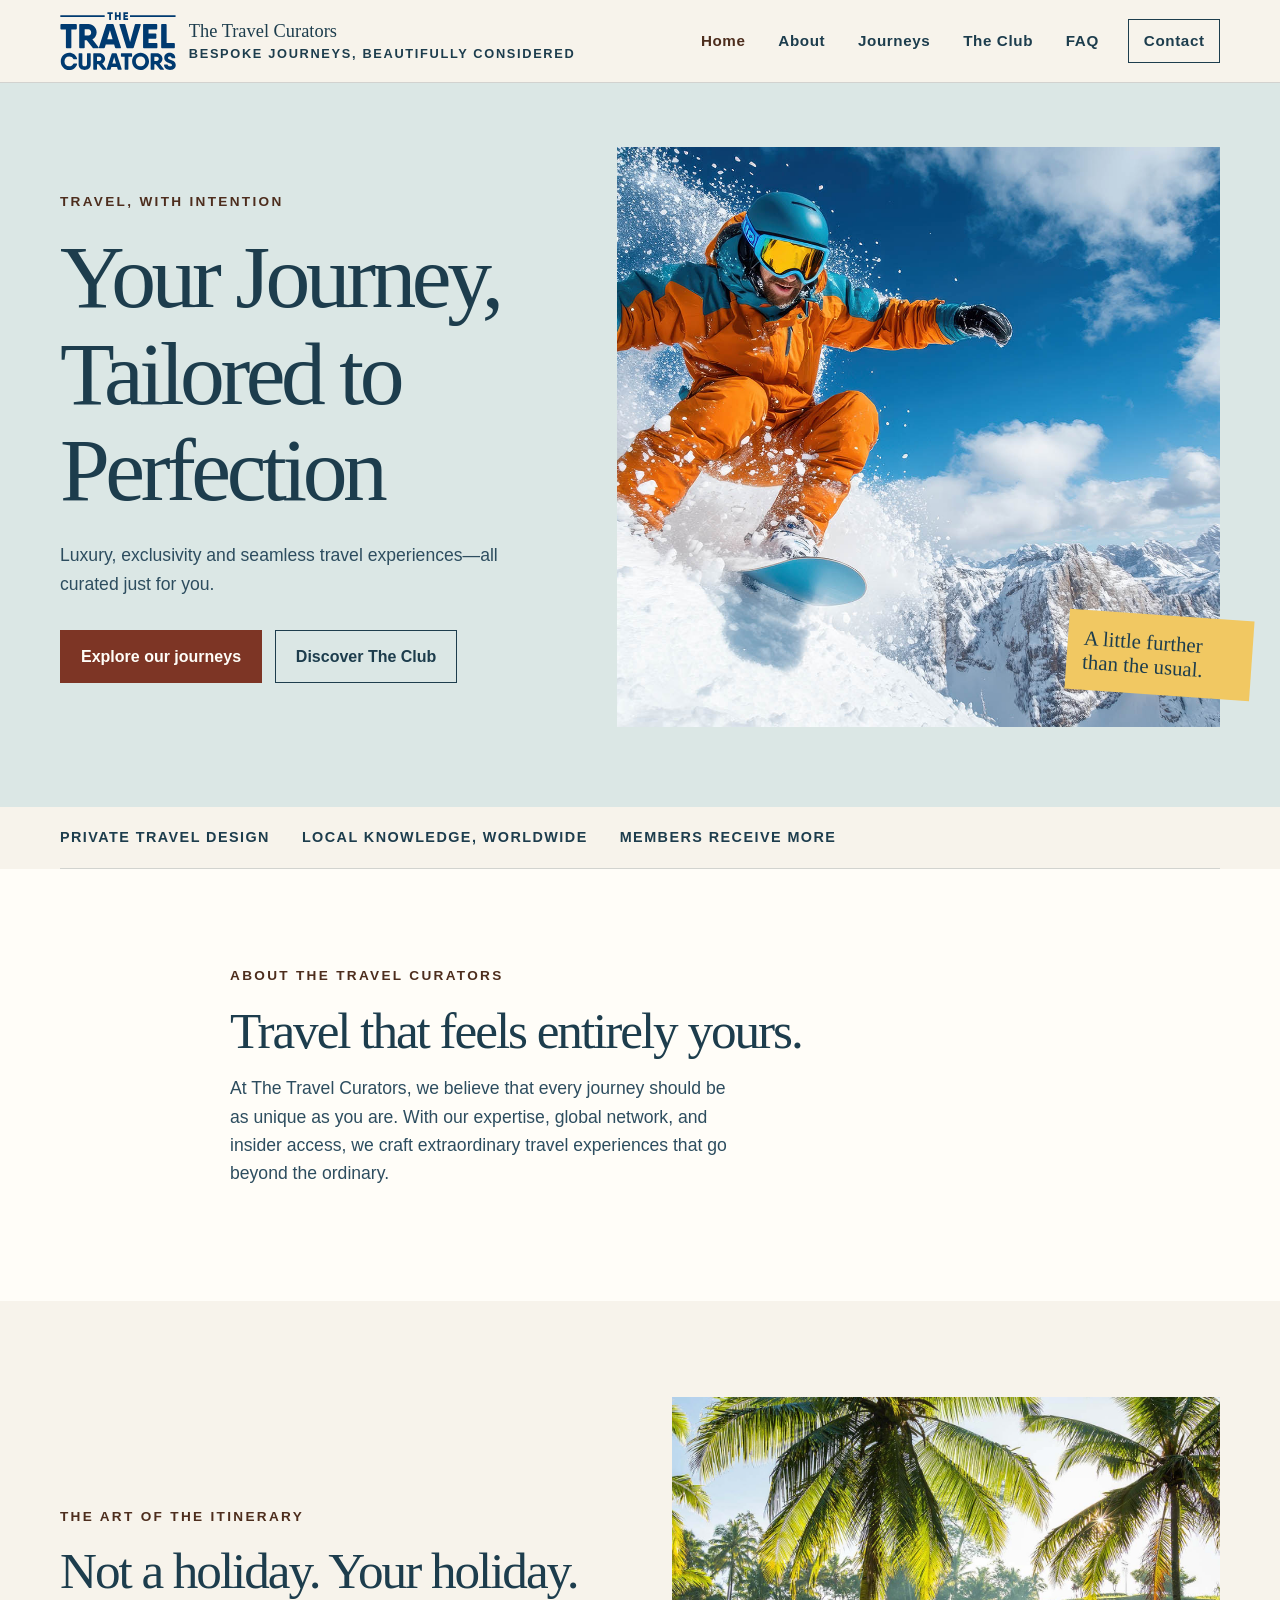
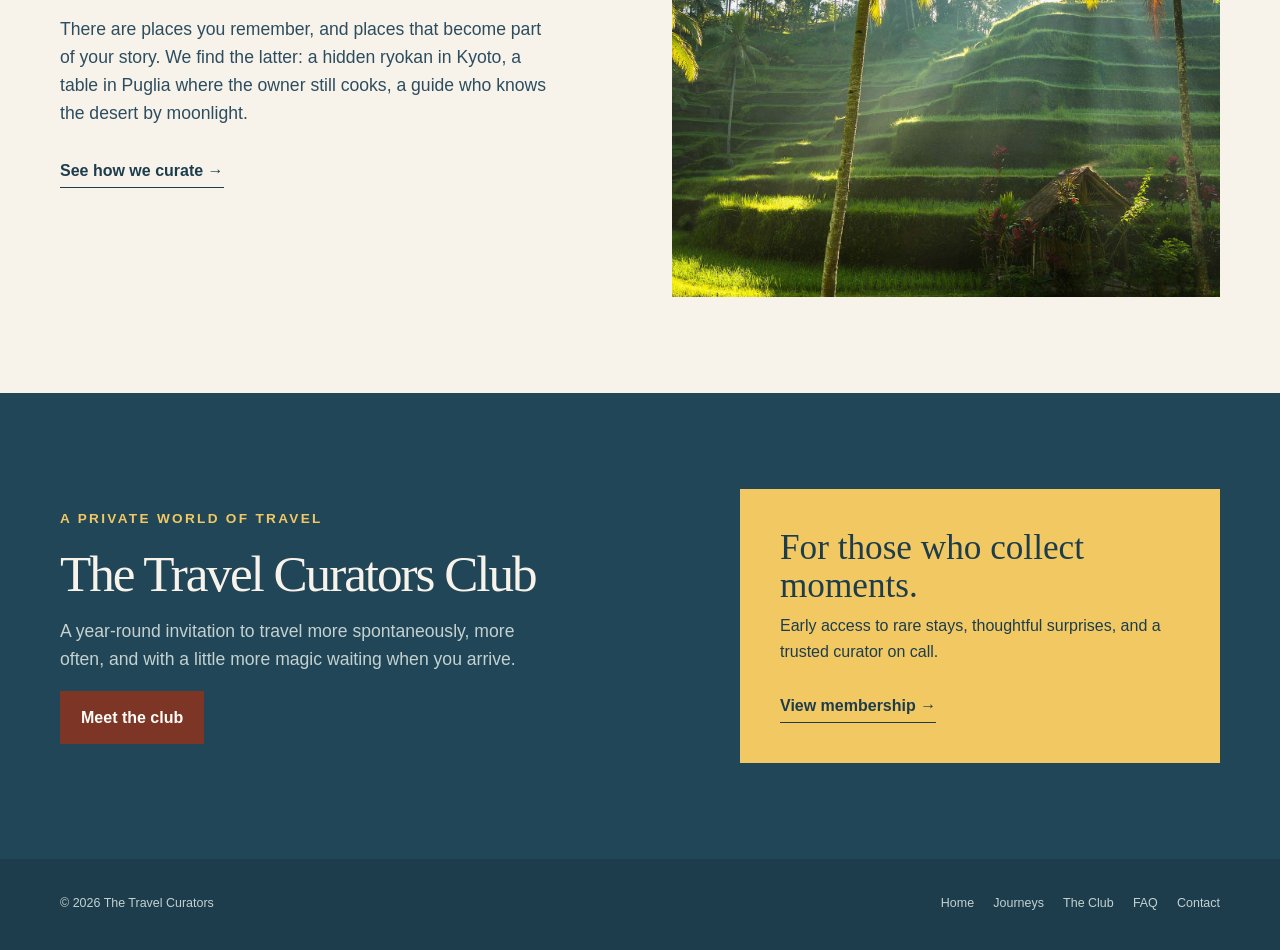
<file: index.html>
<!doctype html>
<html lang="en">
<head>
  <meta charset="utf-8">
  <meta name="viewport" content="width=device-width, initial-scale=1">
  <meta http-equiv="Content-Security-Policy" content="default-src 'self'; script-src 'self'; style-src 'self'; img-src 'self'; font-src 'self'; connect-src 'self'; media-src 'self'; frame-src 'none'; object-src 'none'; base-uri 'self'; form-action 'self' mailto:; frame-ancestors 'none'; upgrade-insecure-requests">
  <title>The Travel Curators | Journeys with a point of view</title>
  <link rel="stylesheet" href="css/styles.css">
</head>
<body>
  <header class="site-header"><div class="container nav-wrap">
    <a target="_top" class="brand" href="index.html"><img class="brand-logo" src="images/TTC_logo.svg" alt="The Travel Curators logo"><span class="brand-copy"><strong>The Travel Curators</strong><span>Bespoke journeys, beautifully considered</span></span></a>
    <nav class="site-nav" aria-label="Main navigation"><a target="_top" class="active" href="index.html">Home</a><a target="_top" href="#about">About</a><a target="_top" href="journeys.html">Journeys</a><a target="_top" href="club.html">The Club</a><a target="_top" href="faq.html">FAQ</a><a target="_top" class="nav-cta" href="contact.html">Contact</a></nav>
  </div></header>
  <main>
    <section class="hero"><div class="container hero-grid"><div><p class="eyebrow">Travel, with intention</p><h1>Your Journey, Tailored to Perfection</h1><p class="lead">Luxury, exclusivity and seamless travel experiences—all curated just for you.</p><div class="actions"><a target="_top" class="btn btn-primary" href="journeys.html">Explore our journeys</a><a target="_top" class="btn btn-light" href="club.html">Discover The Club</a></div></div><div class="hero-photo"><img src="images/snowboard.jpg" alt="Snowboarder carving through fresh snow in the mountains"><span class="photo-note">A little further than the usual.</span></div></div></section>
    <div class="container trust-strip"><span>Private travel design</span><span>Local knowledge, worldwide</span><span>Members receive more</span></div>
    <section class="section about-section" id="about"><div class="container about-copy"><p class="eyebrow">About The Travel Curators</p><h2>Travel that feels entirely yours.</h2><p class="lead">At The Travel Curators, we believe that every journey should be as unique as you are. With our expertise, global network, and insider access, we craft extraordinary travel experiences that go beyond the ordinary.</p></div></section>
    <section class="section"><div class="container split"><div><p class="eyebrow">The art of the itinerary</p><h2>Not a holiday. Your holiday.</h2><p class="lead">There are places you remember, and places that become part of your story. We find the latter: a hidden ryokan in Kyoto, a table in Puglia where the owner still cooks, a guide who knows the desert by moonlight.</p><a target="_top" class="arrow-link" href="journeys.html">See how we curate →</a></div><img src="images/bali.jpg" alt="Sunlit rice terraces and palm trees in Bali"></div></section>
    <section class="section dark-band"><div class="container club-callout"><div><p class="eyebrow">A private world of travel</p><h2>The Travel Curators Club</h2><p class="lead">A year-round invitation to travel more spontaneously, more often, and with a little more magic waiting when you arrive.</p><a target="_top" class="btn btn-primary" href="club.html">Meet the club</a></div><div class="club-card"><h3>For those who collect moments.</h3><p>Early access to rare stays, thoughtful surprises, and a trusted curator on call.</p><a target="_top" class="arrow-link" href="club.html">View membership →</a></div></div></section>
  </main>
  <footer class="site-footer"><div class="container footer-wrap"><p>© 2026 The Travel Curators</p><div class="footer-links"><a target="_top" href="index.html">Home</a><a target="_top" href="journeys.html">Journeys</a><a target="_top" href="club.html">The Club</a><a target="_top" href="faq.html">FAQ</a><a target="_top" href="mailto:hello@thetravelcurators.com">Contact</a></div></div></footer>
<!-- Jayden -->
</body>
</html>
</file>
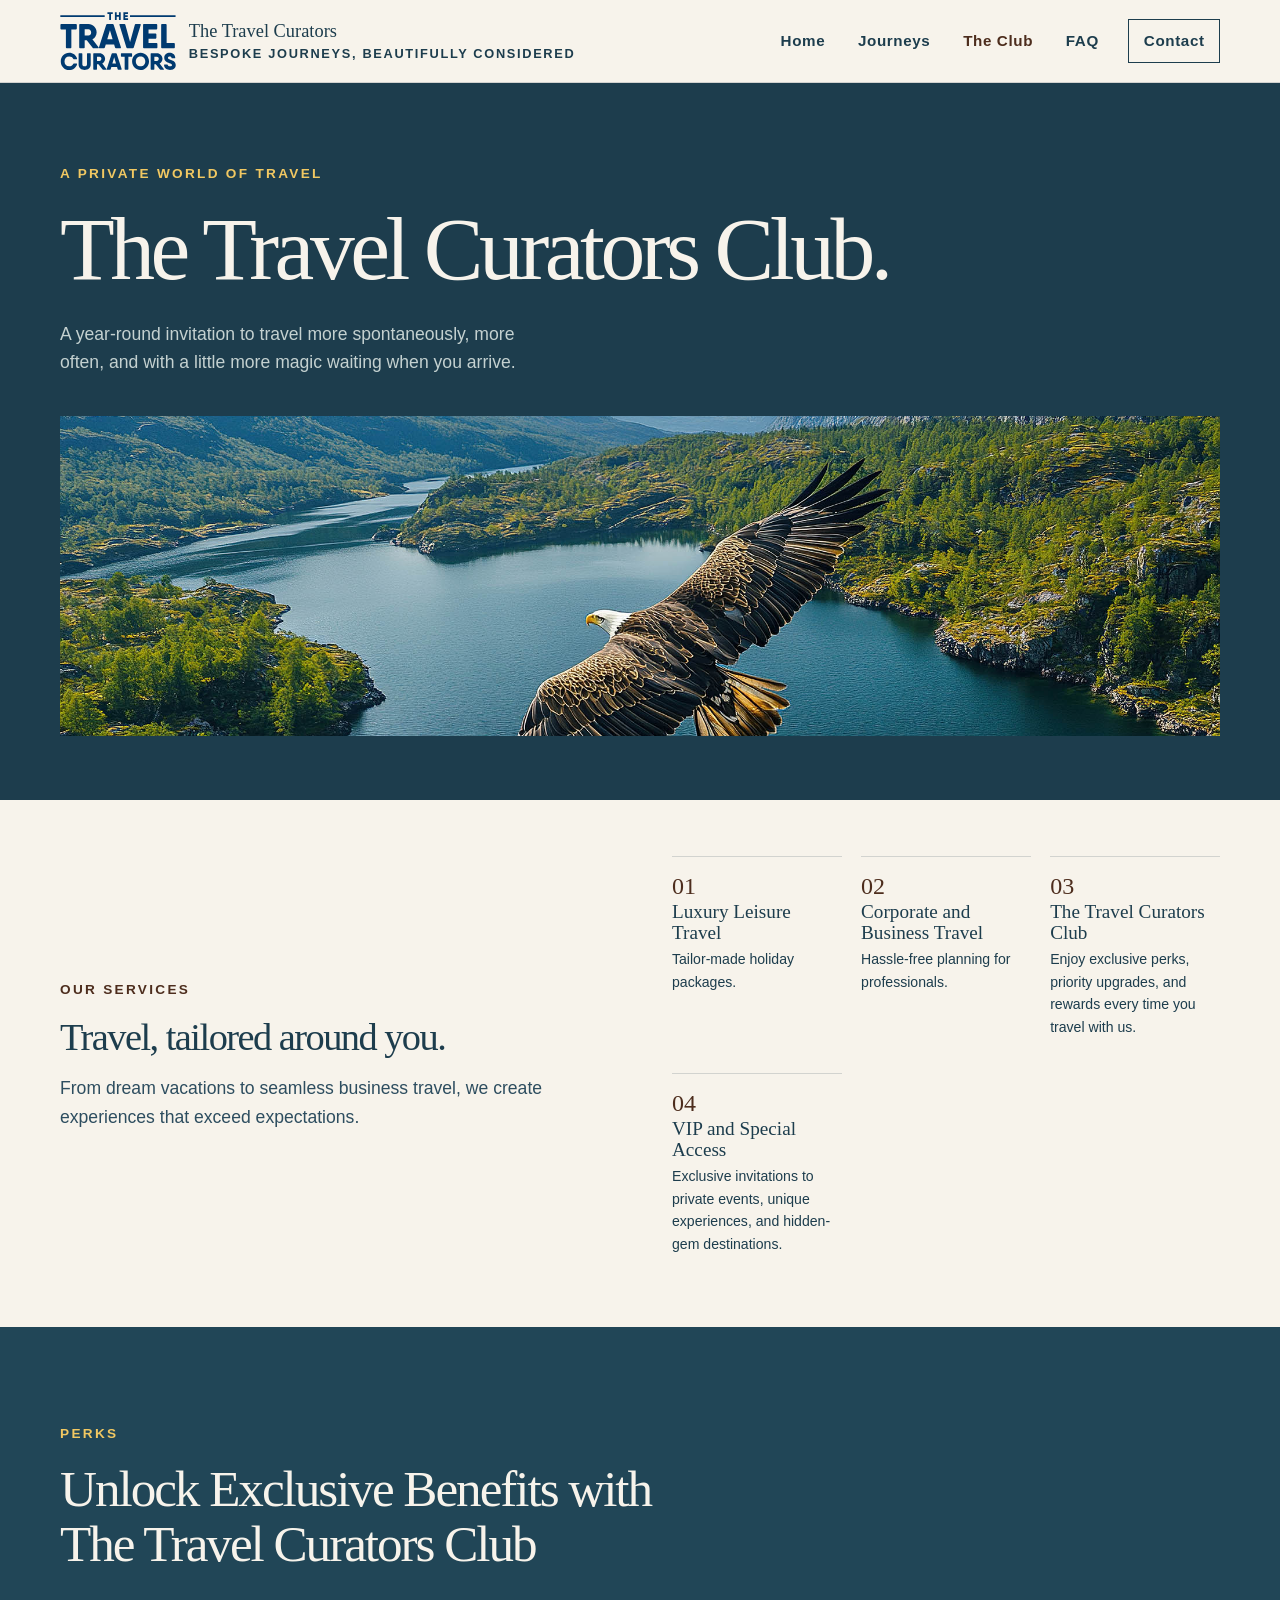
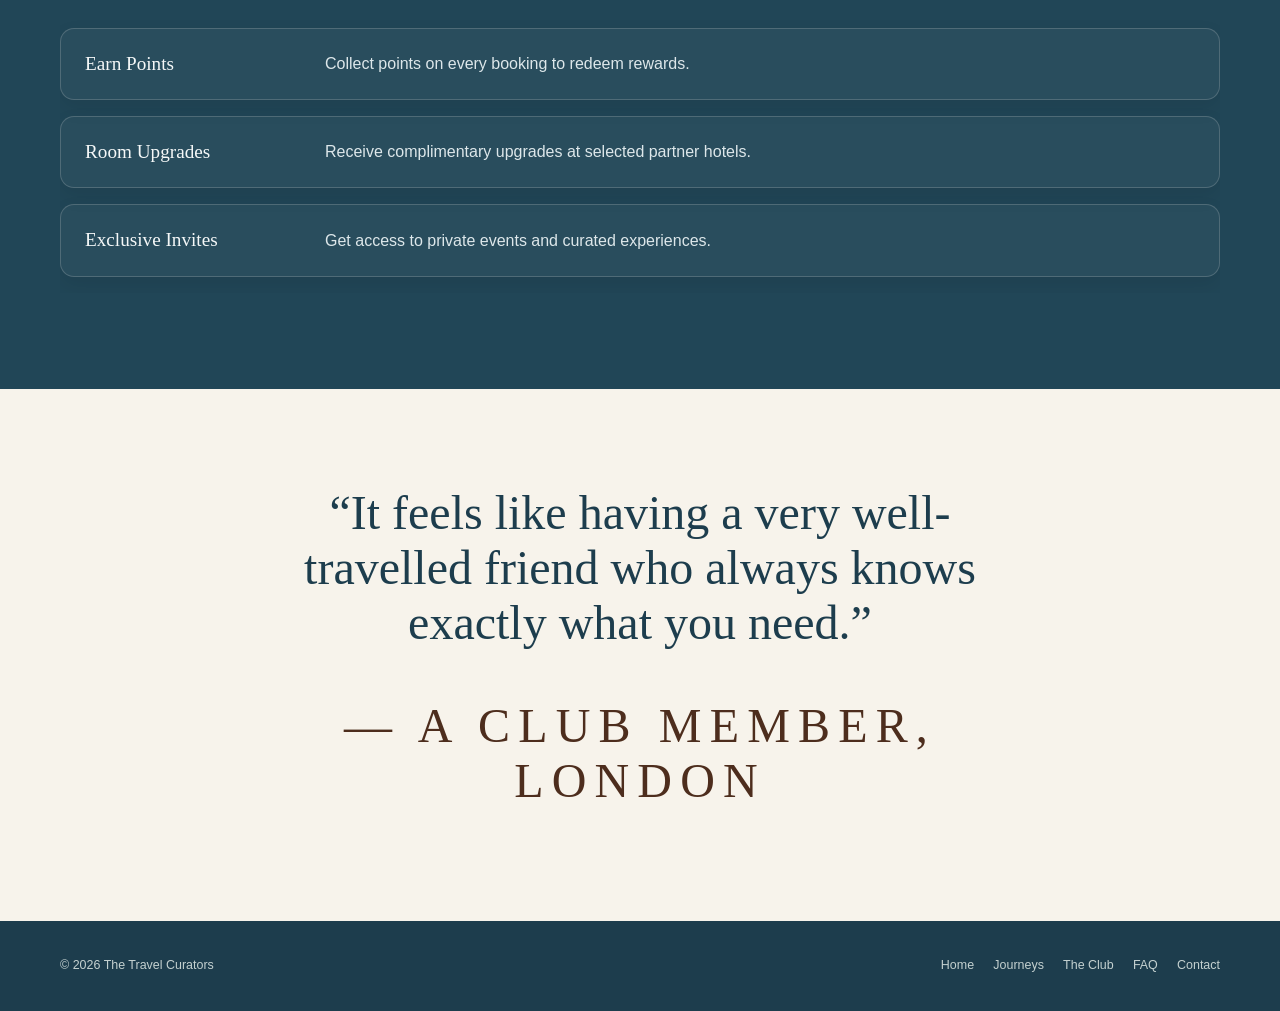
<file: club.html>
<!doctype html>
<html lang="en">
<head>
  <meta charset="utf-8"><meta name="viewport" content="width=device-width, initial-scale=1"><meta http-equiv="Content-Security-Policy" content="default-src 'self'; script-src 'self'; style-src 'self'; img-src 'self'; font-src 'self'; connect-src 'self'; media-src 'self'; frame-src 'none'; object-src 'none'; base-uri 'self'; form-action 'self' mailto:; navigate-to 'self' mailto:; frame-ancestors 'none'; upgrade-insecure-requests">
  <title>The Travel Curators Club | The Travel Curators</title><link rel="stylesheet" href="css/styles.css?v=f4cce5e">
</head>
<body>
  <header class="site-header"><div class="container nav-wrap"><a target="_top" class="brand" href="index.html"><img class="brand-logo" src="images/TTC_logo.svg" alt="The Travel Curators logo"><span class="brand-copy"><strong>The Travel Curators</strong><span>Bespoke journeys, beautifully considered</span></span></a><nav class="site-nav" aria-label="Main navigation"><a target="_top" href="index.html">Home</a><a target="_top" href="journeys.html">Journeys</a><a target="_top" class="active" href="club.html">The Club</a><a target="_top" href="faq.html">FAQ</a><a target="_top" class="nav-cta" href="contact.html">Contact</a></nav></div></header>
  <main>
    <section class="page-intro club-hero"><div class="container"><p class="eyebrow">A private world of travel</p><h1>The Travel Curators Club.</h1><p class="lead">A year-round invitation to travel more spontaneously, more often, and with a little more magic waiting when you arrive.</p><img class="club-hero-photo" src="images/eagle.jpg" alt="Eagle flying over a mountain lake and fjord"></div></section>
    <section class="section services-section"><div class="container split"><div><p class="eyebrow">Our services</p><h2>Travel, tailored around you.</h2><p class="lead">From dream vacations to seamless business travel, we create experiences that exceed expectations.</p></div><div class="perk-grid"><div class="perk"><span class="perk-index">01</span><h3>Luxury Leisure Travel</h3><p>Tailor-made holiday packages.</p></div><div class="perk"><span class="perk-index">02</span><h3>Corporate and Business Travel</h3><p>Hassle-free planning for professionals.</p></div><div class="perk"><span class="perk-index">03</span><h3>The Travel Curators Club</h3><p>Enjoy exclusive perks, priority upgrades, and rewards every time you travel with us.</p></div><div class="perk"><span class="perk-index">04</span><h3>VIP and Special Access</h3><p>Exclusive invitations to private events, unique experiences, and hidden-gem destinations.</p></div></div></div></section>
    <section class="section dark-band" id="enquire"><div class="container"><div class="section-heading"><p class="eyebrow">Perks</p><h2>Unlock Exclusive Benefits with The Travel Curators Club</h2></div><div class="club-table-wrap"><table class="club-table"><tbody><tr><th scope="row">Earn Points</th><td>Collect points on every booking to redeem rewards.</td></tr><tr><th scope="row">Room Upgrades</th><td>Receive complimentary upgrades at selected partner hotels.</td></tr><tr><th scope="row">Exclusive Invites</th><td>Get access to private events and curated experiences.</td></tr></tbody></table></div></div></section>
    <section class="section"><div class="container quote"><p>“It feels like having a very well-travelled friend who always knows exactly what you need.”</p><p class="eyebrow">— A Club member, London</p></div></section>
  </main>
  <footer class="site-footer"><div class="container footer-wrap"><p>© 2026 The Travel Curators</p><div class="footer-links"><a target="_top" href="index.html">Home</a><a target="_top" href="journeys.html">Journeys</a><a target="_top" href="club.html">The Club</a><a target="_top" href="faq.html">FAQ</a><a target="_top" href="mailto:hello@thetravelcurators.com">Contact</a></div></div></footer>
<!-- Jayden -->
</body>
</html>
</file>
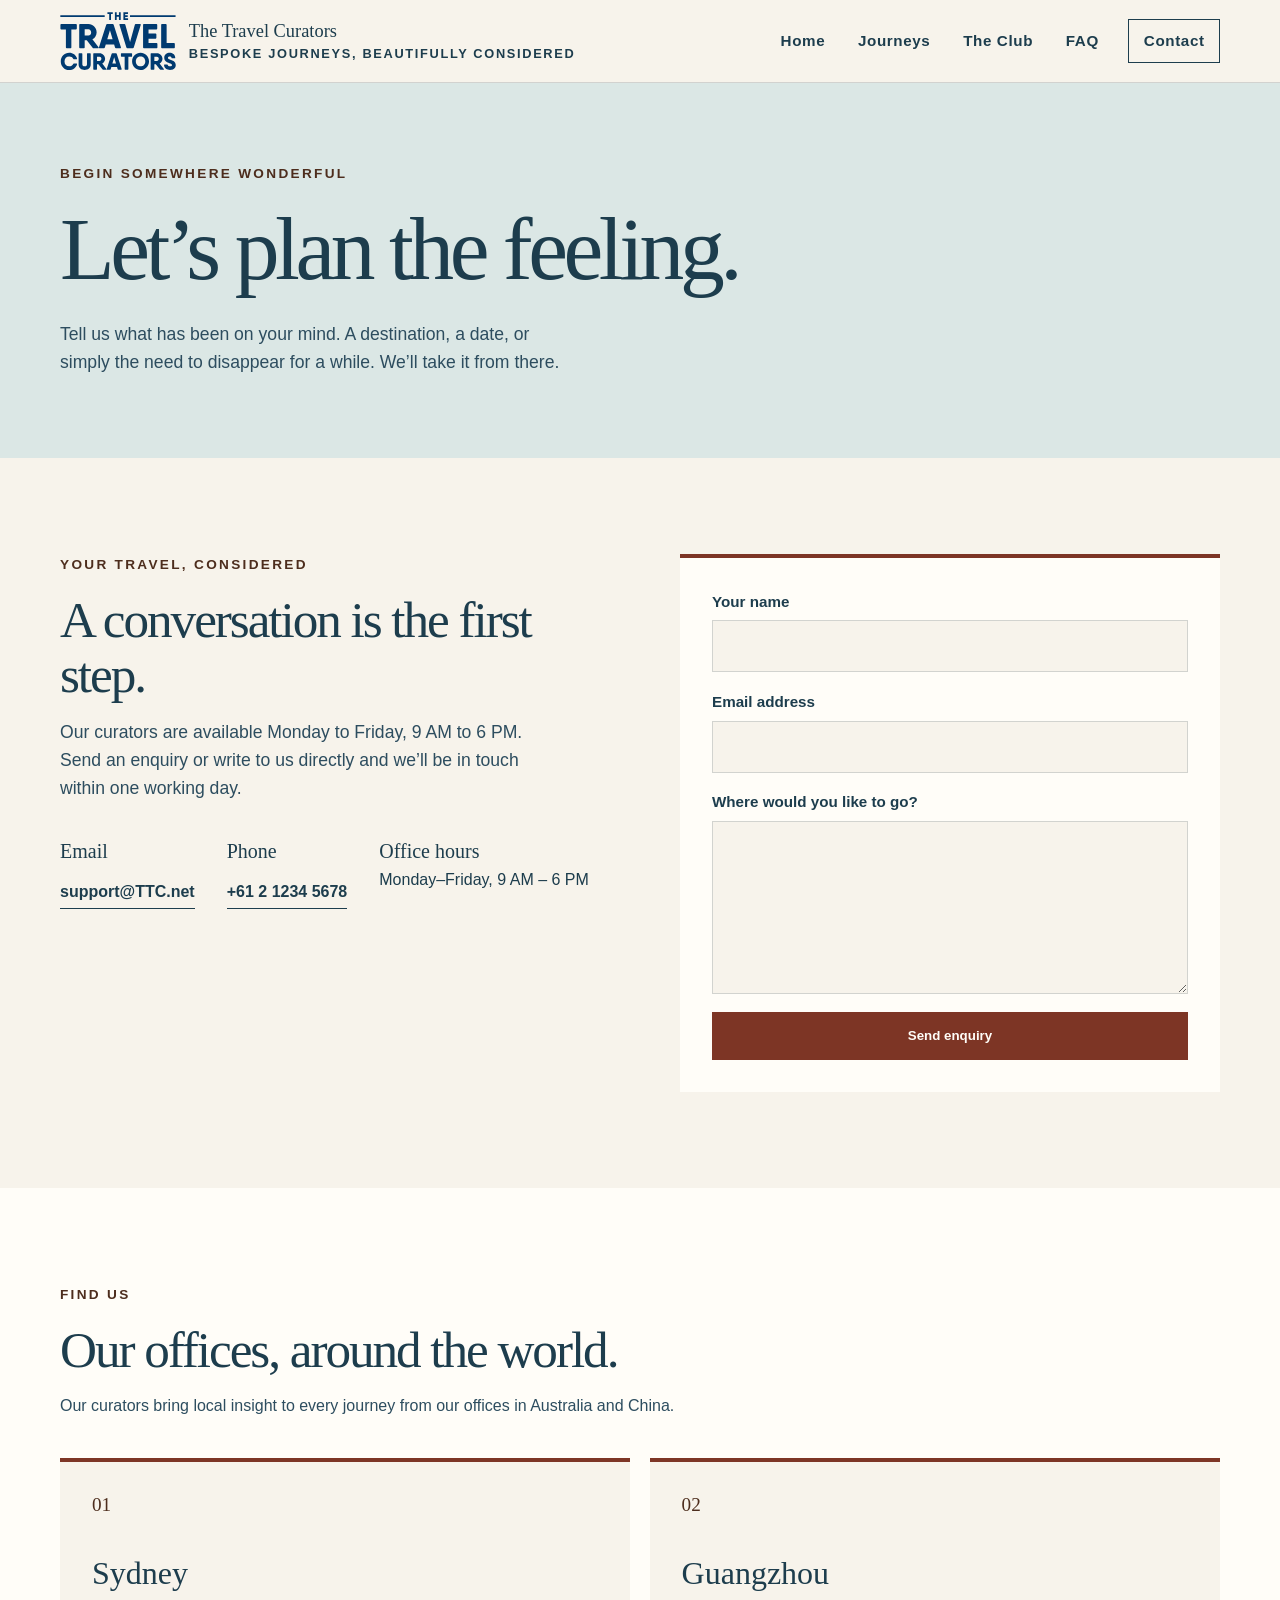
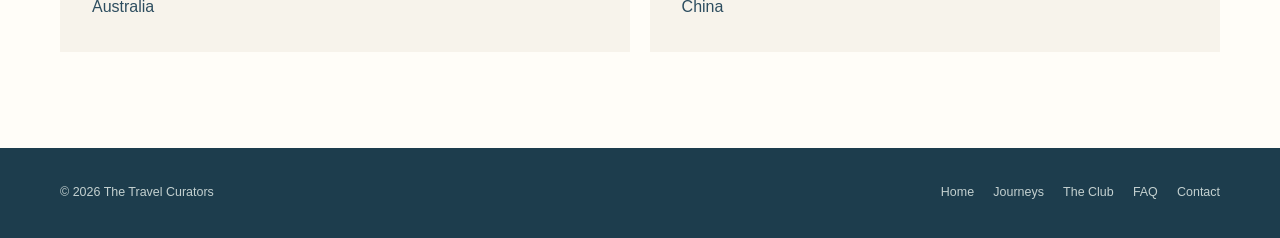
<file: contact.html>
<!doctype html>
<html lang="en">
<head>
  <meta charset="utf-8"><meta name="viewport" content="width=device-width, initial-scale=1"><meta http-equiv="Content-Security-Policy" content="default-src 'self'; script-src 'self'; style-src 'self'; img-src 'self'; font-src 'self'; connect-src 'self'; media-src 'self'; frame-src 'none'; object-src 'none'; base-uri 'self'; form-action 'self' mailto:; frame-ancestors 'none'; upgrade-insecure-requests">
  <title>Contact | The Travel Curators</title><link rel="stylesheet" href="css/styles.css">
</head>
<body>
  <header class="site-header"><div class="container nav-wrap"><a target="_top" class="brand" href="index.html"><img class="brand-logo" src="images/TTC_logo.svg" alt="The Travel Curators logo"><span class="brand-copy"><strong>The Travel Curators</strong><span>Bespoke journeys, beautifully considered</span></span></a><nav class="site-nav" aria-label="Main navigation"><a target="_top" href="index.html">Home</a><a target="_top" href="journeys.html">Journeys</a><a target="_top" href="club.html">The Club</a><a target="_top" href="faq.html">FAQ</a><a target="_top" class="active nav-cta" href="contact.html" aria-current="page">Contact</a></nav></div></header>
  <main>
    <section class="page-intro"><div class="container"><p class="eyebrow">Begin somewhere wonderful</p><h1>Let’s plan the feeling.</h1><p class="lead">Tell us what has been on your mind. A destination, a date, or simply the need to disappear for a while. We’ll take it from there.</p></div></section>
    <section class="section"><div class="container contact-layout"><div><p class="eyebrow">Your travel, considered</p><h2>A conversation is the first step.</h2><p class="lead">Our curators are available Monday to Friday, 9 AM to 6 PM. Send an enquiry or write to us directly and we’ll be in touch within one working day.</p><div class="contact-details"><p><strong>Email</strong><a target="_top" class="arrow-link" href="mailto:support@TTC.net">support@TTC.net</a></p><p><strong>Phone</strong><a target="_top" class="arrow-link" href="tel:+61212345678">+61 2 1234 5678</a></p><p><strong>Office hours</strong>Monday–Friday, 9 AM – 6 PM</p></div></div><form class="contact-form" action="mailto:support@TTC.net" method="post" enctype="text/plain"><label for="name">Your name<input id="name" name="name" type="text" required></label><label for="email">Email address<input id="email" name="email" type="email" required></label><label for="message">Where would you like to go?<textarea id="message" name="message" rows="6" required></textarea></label><button class="btn btn-primary" type="submit">Send enquiry</button></form></div></section>
    <section class="section locations-section"><div class="container"><div class="section-heading"><p class="eyebrow">Find us</p><h2>Our offices, around the world.</h2><p>Our curators bring local insight to every journey from our offices in Australia and China.</p></div><div class="location-grid"><article class="location-card"><p class="location-number">01</p><h3>Sydney</h3><p>Australia</p></article><article class="location-card"><p class="location-number">02</p><h3>Guangzhou</h3><p>China</p></article></div></div></section>
  </main>
  <footer class="site-footer"><div class="container footer-wrap"><p>© 2026 The Travel Curators</p><div class="footer-links"><a target="_top" href="index.html">Home</a><a target="_top" href="journeys.html">Journeys</a><a target="_top" href="club.html">The Club</a><a target="_top" href="faq.html">FAQ</a><a target="_top" href="mailto:hello@thetravelcurators.com">Contact</a></div></div></footer>
<!-- Jayden -->
</body>
</html>
</file>
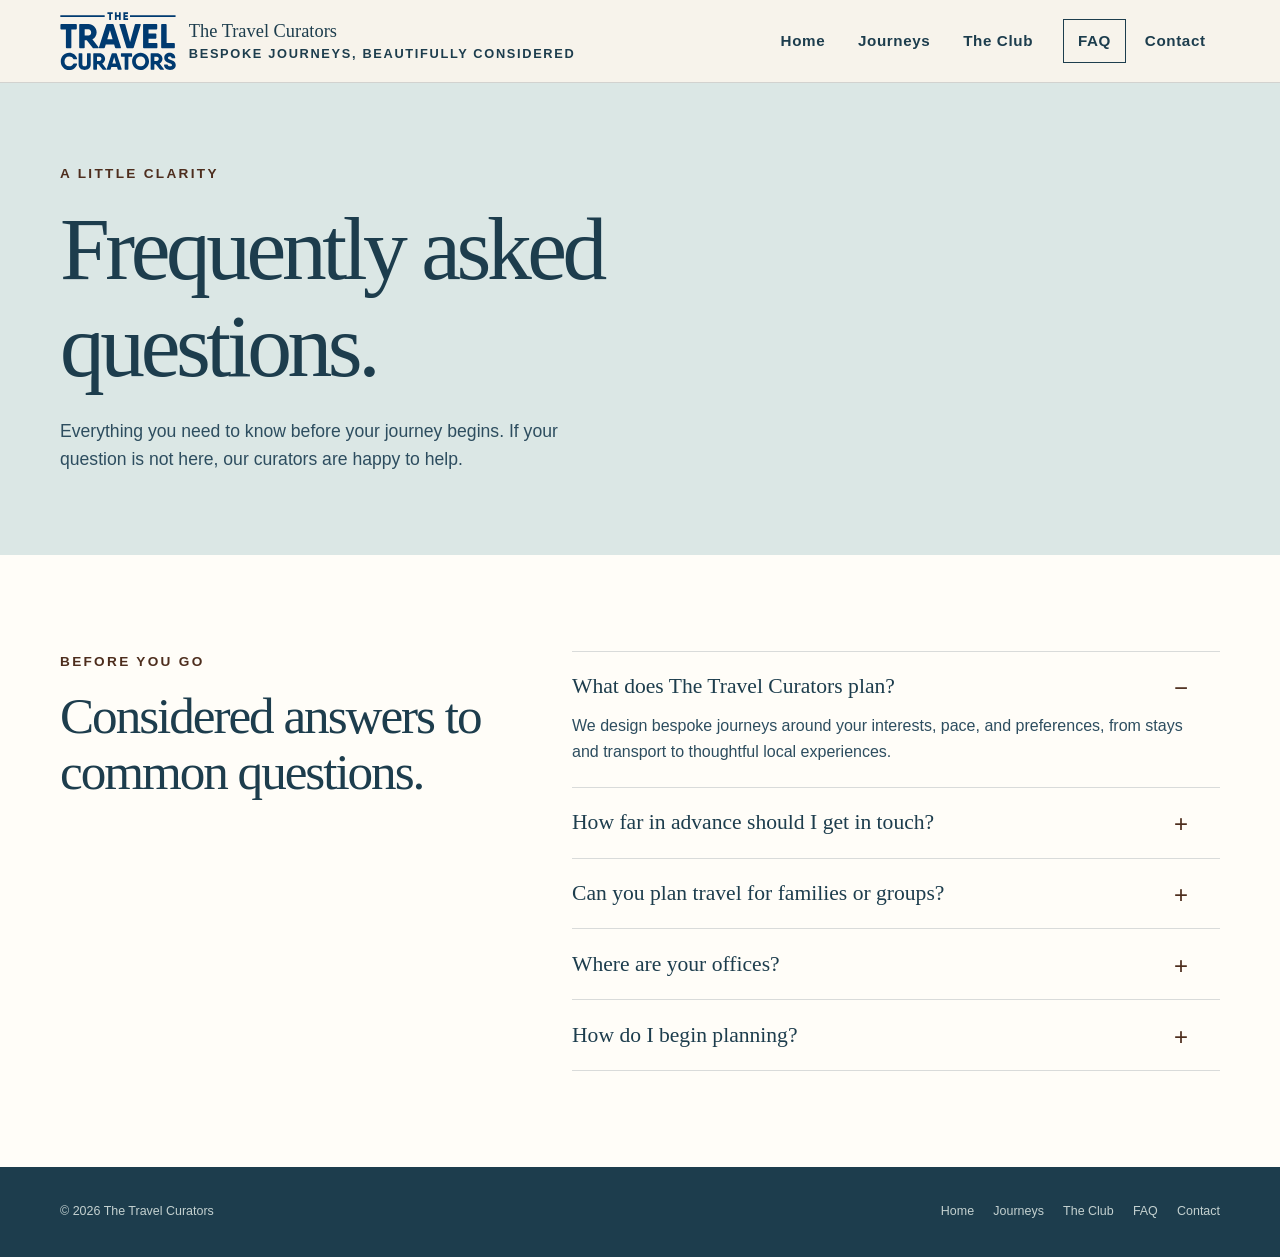
<file: faq.html>
<!doctype html>
<html lang="en">
<head>
  <meta charset="utf-8"><meta name="viewport" content="width=device-width, initial-scale=1">
  <title>FAQ | The Travel Curators</title><link rel="stylesheet" href="css/styles.css">
</head>
<body>
  <header class="site-header"><div class="container nav-wrap"><a target="_top" class="brand" href="index.html"><img class="brand-logo" src="images/TTC_logo.svg" alt="The Travel Curators logo"><span class="brand-copy"><strong>The Travel Curators</strong><span>Bespoke journeys, beautifully considered</span></span></a><nav class="site-nav" aria-label="Main navigation"><a target="_top" href="index.html">Home</a><a target="_top" href="journeys.html">Journeys</a><a target="_top" href="club.html">The Club</a><a target="_top" class="active nav-cta" href="faq.html" aria-current="page">FAQ</a><a target="_top" href="contact.html">Contact</a></nav></div></header>
  <main>
    <section class="page-intro"><div class="container"><p class="eyebrow">A little clarity</p><h1>Frequently asked questions.</h1><p class="lead">Everything you need to know before your journey begins. If your question is not here, our curators are happy to help.</p></div></section>
    <section class="section faq-section"><div class="container faq-layout"><div class="section-heading"><p class="eyebrow">Before you go</p><h2>Considered answers to common questions.</h2></div><div class="faq-list"><details open><summary>What does The Travel Curators plan?</summary><p>We design bespoke journeys around your interests, pace, and preferences, from stays and transport to thoughtful local experiences.</p></details><details><summary>How far in advance should I get in touch?</summary><p>There is no single perfect lead time. Contact us as soon as you have an idea, and we will advise on availability and the best way forward.</p></details><details><summary>Can you plan travel for families or groups?</summary><p>Yes. We tailor each itinerary to the people travelling, including family-friendly pacing, multi-generational needs, and group interests.</p></details><details><summary>Where are your offices?</summary><p>Our offices are in Sydney, Australia and Guangzhou, China. We work with a trusted network of local specialists around the world.</p></details><details><summary>How do I begin planning?</summary><p>Send us an enquiry through our contact page or email support@TTC.net. A curator will be in touch within one working day.</p></details></div></div></section>
  </main>
  <footer class="site-footer"><div class="container footer-wrap"><p>© 2026 The Travel Curators</p><div class="footer-links"><a target="_top" href="index.html">Home</a><a target="_top" href="journeys.html">Journeys</a><a target="_top" href="club.html">The Club</a><a target="_top" href="faq.html">FAQ</a><a target="_top" href="mailto:hello@thetravelcurators.com">Contact</a></div></div></footer>
</body>
</html>
</file>
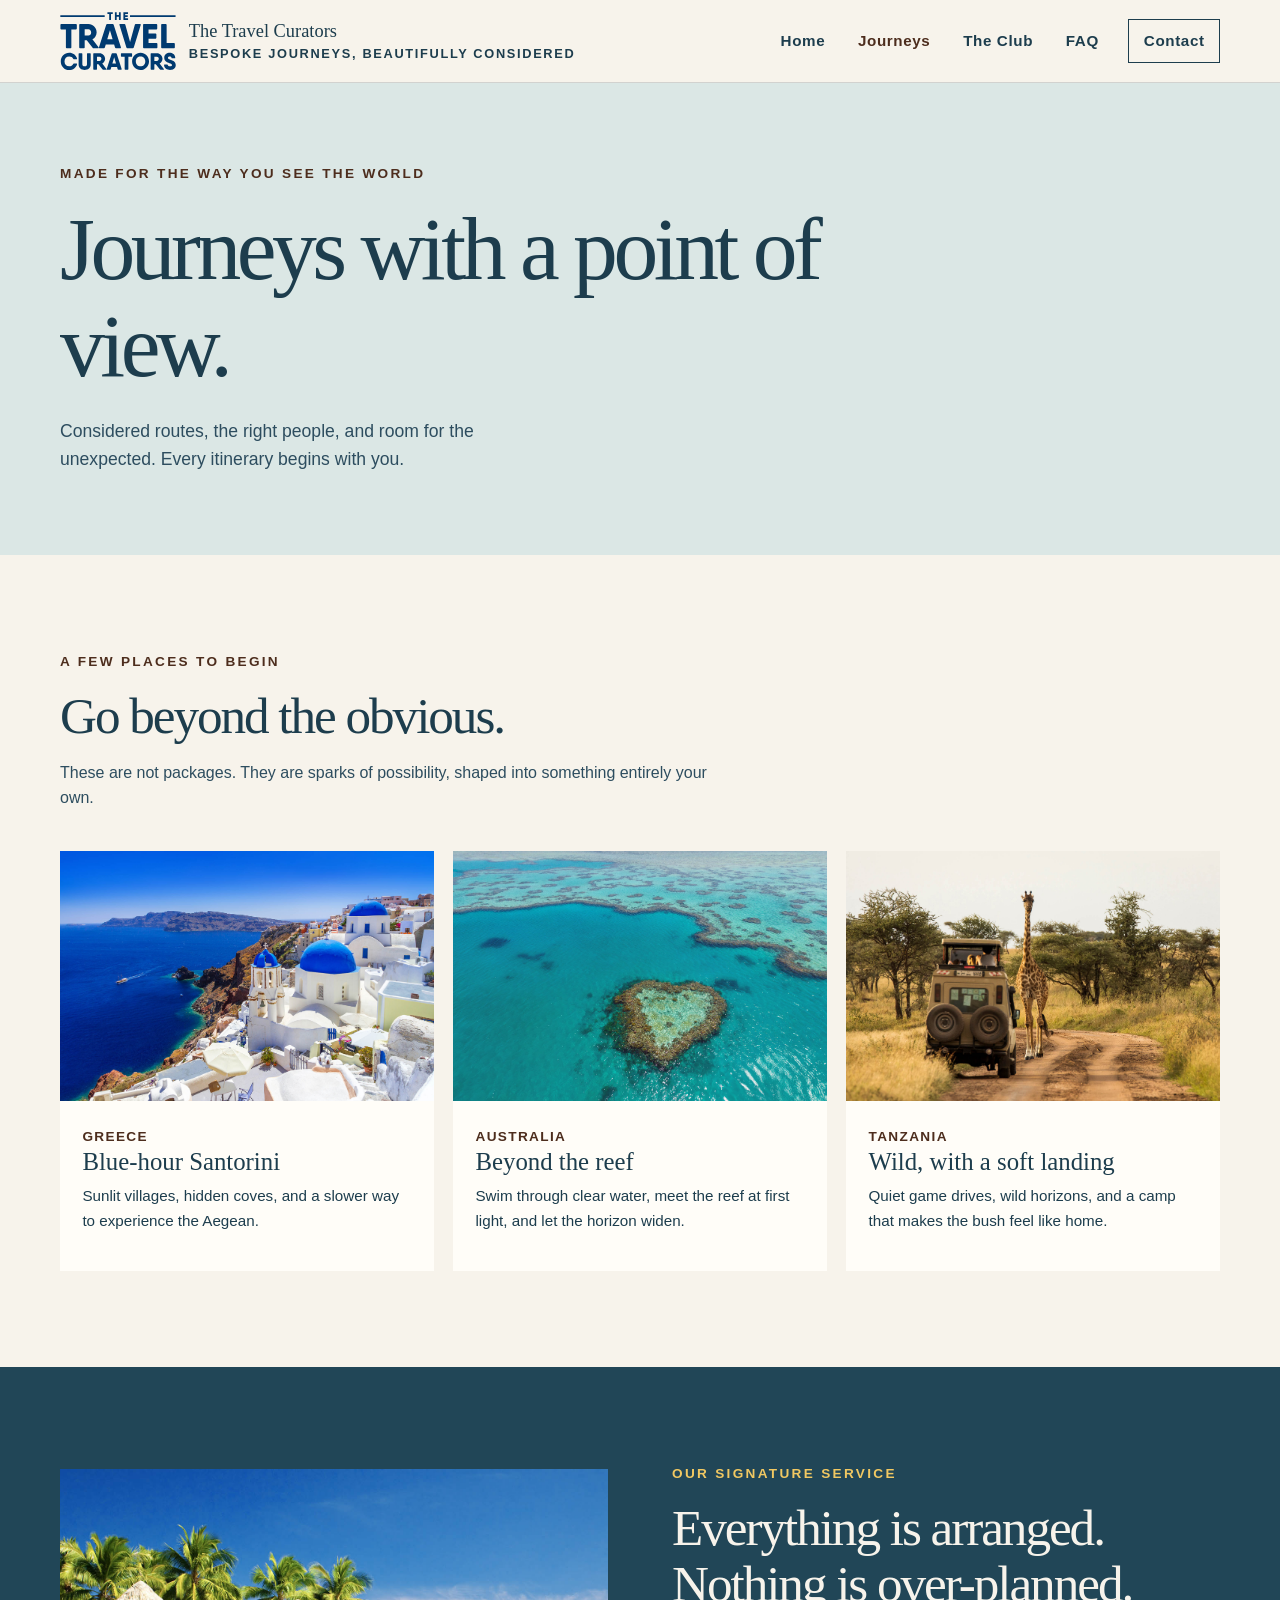
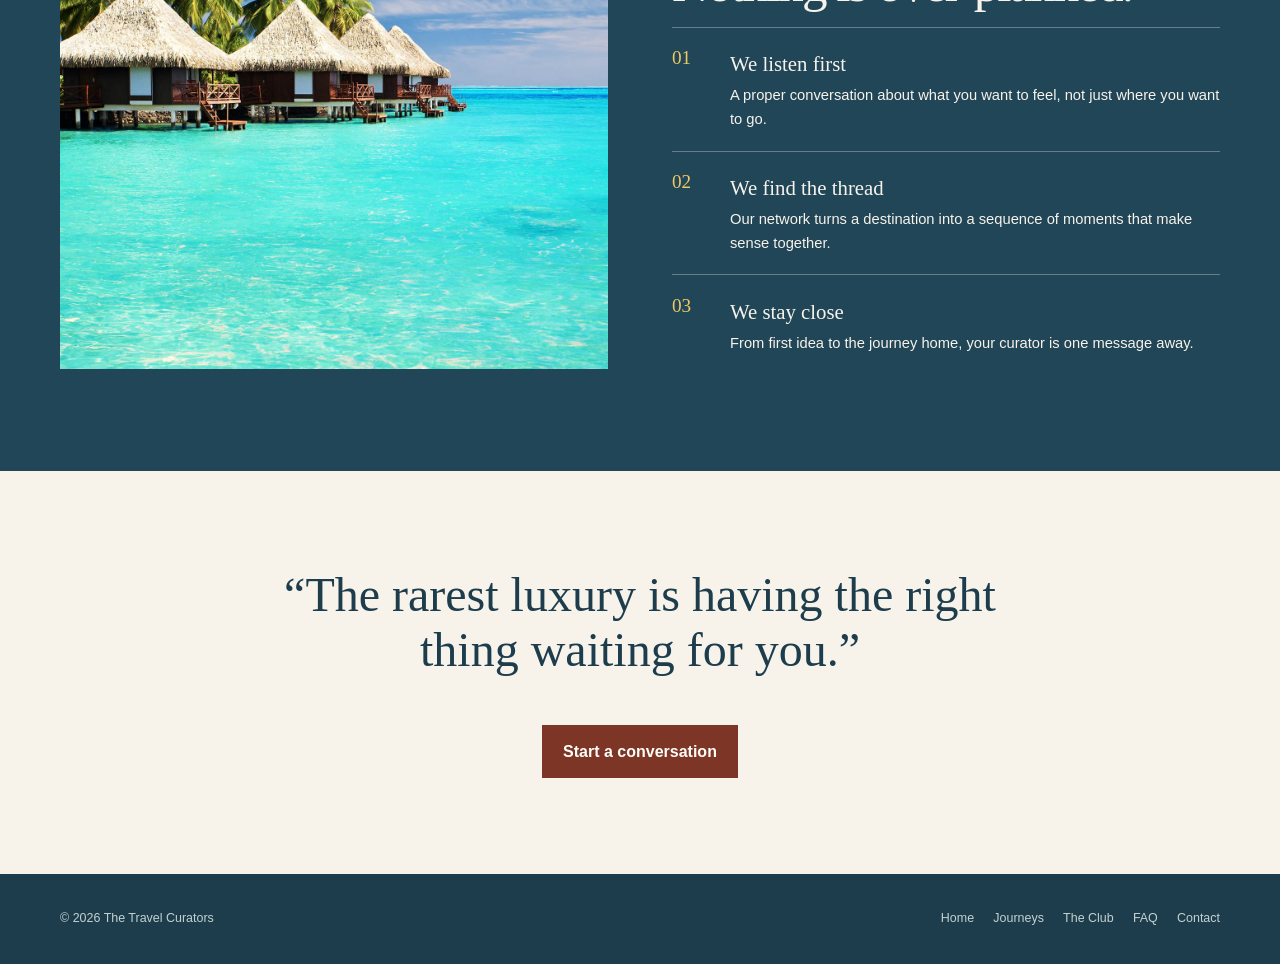
<file: journeys.html>
<!doctype html>
<html lang="en">
<head>
  <meta charset="utf-8"><meta name="viewport" content="width=device-width, initial-scale=1"><meta http-equiv="Content-Security-Policy" content="default-src 'self'; script-src 'self'; style-src 'self'; img-src 'self'; font-src 'self'; connect-src 'self'; media-src 'self'; frame-src 'none'; object-src 'none'; base-uri 'self'; form-action 'self' mailto:; frame-ancestors 'none'; upgrade-insecure-requests">
  <title>Journeys | The Travel Curators</title><link rel="stylesheet" href="css/styles.css?v=b1ff996">
</head>
<body>
  <header class="site-header"><div class="container nav-wrap"><a target="_top" class="brand" href="index.html"><img class="brand-logo" src="images/TTC_logo.svg" alt="The Travel Curators logo"><span class="brand-copy"><strong>The Travel Curators</strong><span>Bespoke journeys, beautifully considered</span></span></a><nav class="site-nav" aria-label="Main navigation"><a target="_top" href="index.html">Home</a><a target="_top" class="active" href="journeys.html">Journeys</a><a target="_top" href="club.html">The Club</a><a target="_top" href="faq.html">FAQ</a><a target="_top" class="nav-cta" href="contact.html">Contact</a></nav></div></header>
  <main>
    <section class="page-intro"><div class="container"><p class="eyebrow">Made for the way you see the world</p><h1>Journeys with a point of view.</h1><p class="lead">Considered routes, the right people, and room for the unexpected. Every itinerary begins with you.</p></div></section>
    <section class="section"><div class="container"><div class="section-heading"><p class="eyebrow">A few places to begin</p><h2>Go beyond the obvious.</h2><p>These are not packages. They are sparks of possibility, shaped into something entirely your own.</p></div><div class="journey-content"><div class="journey-grid"><article class="journey-card"><img src="images/santorini.jpg" alt="Whitewashed villages and blue domes above the sea in Santorini"><div><small>Greece</small><h3>Blue-hour Santorini</h3><p>Sunlit villages, hidden coves, and a slower way to experience the Aegean.</p></div></article><article class="journey-card"><img src="images/reef.jpg" alt="Clear turquoise water and coral reef seen from above"><div><small>Australia</small><h3>Beyond the reef</h3><p>Swim through clear water, meet the reef at first light, and let the horizon widen.</p></div></article><article class="journey-card"><img src="images/safari.jpg" alt="Giraffe beside a safari vehicle on a golden savannah"><div><small>Tanzania</small><h3>Wild, with a soft landing</h3><p>Quiet game drives, wild horizons, and a camp that makes the bush feel like home.</p></div></article></div></div></div></section>
    <section class="section dark-band"><div class="container split"><img src="images/bungalows.jpg" alt="Overwater bungalows above clear tropical water"><div><p class="eyebrow">Our signature service</p><h2>Everything is arranged. Nothing is over-planned.</h2><ul class="number-list"><li><b>01</b><span><strong>We listen first</strong>A proper conversation about what you want to feel, not just where you want to go.</span></li><li><b>02</b><span><strong>We find the thread</strong>Our network turns a destination into a sequence of moments that make sense together.</span></li><li><b>03</b><span><strong>We stay close</strong>From first idea to the journey home, your curator is one message away.</span></li></ul></div></div></section>
    <section class="section"><div class="container quote"><p>“The rarest luxury is having the right thing waiting for you.”</p><a target="_top" class="btn btn-primary" href="mailto:hello@thetravelcurators.com?subject=Start%20a%20journey">Start a conversation</a></div></section>
  </main>
  <footer class="site-footer"><div class="container footer-wrap"><p>© 2026 The Travel Curators</p><div class="footer-links"><a target="_top" href="index.html">Home</a><a target="_top" href="journeys.html">Journeys</a><a target="_top" href="club.html">The Club</a><a target="_top" href="faq.html">FAQ</a><a target="_top" href="mailto:hello@thetravelcurators.com">Contact</a></div></div></footer>
<!-- Jayden -->
</body>
</html>
</file>
<file: css/styles.css>
:root {
  --ink: #1d3d4d;
  --ink-soft: #2d4d5f;
  --paper: #f7f3eb;
  --warm: #dbe7e5;
  --coral: #7d3525;
  --coral-dark: #4d2d1d;
  --sun: #f1c862;
  --white: #fffdf8;
  --line: rgba(23, 47, 61, 0.16);
  --serif: Georgia, 'Times New Roman', serif;
  --sans: 'Trebuchet MS', 'Segoe UI', sans-serif;
}

* { box-sizing: border-box; }
html { scroll-behavior: smooth; }
body { margin: 0; color: var(--ink); background: var(--paper); font: 16px/1.6 var(--sans); }
a { color: inherit; text-decoration: none; }
img { display: block; width: 100%; object-fit: cover; }
.container { width: min(1160px, calc(100% - 3rem)); margin: 0 auto; }
.site-header { position: sticky; top: 0; z-index: 20; background: rgba(247, 243, 235, .94); border-bottom: 1px solid var(--line); backdrop-filter: blur(12px); }
.nav-wrap { min-height: 82px; display: flex; align-items: center; justify-content: space-between; gap: 2rem; }
.brand { display: flex; align-items: center; gap: .8rem; }
.brand-logo { width: 116px; height: 58px; object-fit: contain; object-position: left center; }
.brand-copy strong, .brand-copy span { display: block; line-height: 1.05; }
.brand-copy strong { font: 1.15rem var(--serif); }
.brand-copy span { margin-top: .3rem; color: var(--ink); font-size: .8rem; letter-spacing: .13em; text-transform: uppercase; font-weight: 600; }
.site-nav { display: flex; align-items: center; gap: .25rem; }
.site-nav a { padding: .55rem .9rem; color: var(--ink); font-size: .95rem; font-weight: bold; letter-spacing: .04em; }
.site-nav a:hover, .site-nav a.active { color: var(--coral-dark); }
.nav-cta { border: 1px solid var(--ink) !important; color: var(--ink) !important; margin-left: .7rem; }
.eyebrow { margin: 0 0 1rem; color: var(--coral-dark); font-size: .85rem; font-weight: bold; letter-spacing: .17em; text-transform: uppercase; }
h1, h2, h3, p { margin-top: 0; }
h1, h2, h3 { line-height: 1.08; font-family: var(--serif); font-weight: normal; }
h1 { margin-bottom: 1.4rem; font-size: clamp(3.1rem, 7vw, 6.4rem); letter-spacing: -.05em; }
h2 { margin-bottom: 1rem; font-size: clamp(2.3rem, 4vw, 4rem); letter-spacing: -.04em; }
h3 { margin-bottom: .55rem; font-size: 1.55rem; }
.lead { max-width: 500px; color: var(--ink-soft); font-size: 1.1rem; }
.btn { display: inline-flex; align-items: center; justify-content: center; min-height: 48px; padding: .8rem 1.25rem; border: 1px solid transparent; font-weight: bold; transition: transform .2s ease, background .2s ease; }
.btn:hover { transform: translateY(-2px); }
.btn-primary { background: var(--coral); color: var(--white); }
.btn-primary:hover { background: var(--coral-dark); }
.btn-light { border-color: var(--ink); color: var(--ink); }
.hero { padding: 4rem 0 5rem; background: var(--warm); }
.hero-grid { display: grid; grid-template-columns: .9fr 1.1fr; align-items: center; gap: 4rem; }
.hero-photo { height: 580px; position: relative; }
.hero-photo img { height: 100%; }
.photo-note { position: absolute; right: -2rem; bottom: 2rem; width: 185px; padding: 1rem; background: var(--sun); font: 1.3rem/1.15 var(--serif); transform: rotate(4deg); }
.actions { display: flex; flex-wrap: wrap; gap: .8rem; margin-top: 2rem; }
.trust-strip { display: flex; flex-wrap: wrap; gap: 2rem; padding: 1.2rem 0; border-bottom: 1px solid var(--line); color: var(--ink); font-size: .9rem; letter-spacing: .1em; text-transform: uppercase; font-weight: 600; }
.about-section { background: var(--white); }
.about-copy { max-width: 820px; }
.section { padding: 6rem 0; }
.section-heading { max-width: 650px; margin-bottom: 2.5rem; }
.section-heading p:last-child { color: var(--ink-soft); }
.split { display: grid; grid-template-columns: 1fr 1fr; gap: 4rem; align-items: center; }
.split img { height: 500px; }
.number-list { list-style: none; padding: 0; margin: 0; }
.number-list li { display: grid; grid-template-columns: 42px 1fr; gap: 1rem; padding: 1.2rem 0; border-top: 1px solid var(--line); }
.number-list b { color: var(--coral-dark); font: 1.2rem var(--serif); }
.number-list strong { display: block; margin-bottom: .25rem; font-family: var(--serif); font-size: 1.3rem; font-weight: normal; }
.number-list span { color: var(--ink-soft); font-size: .92rem; }
.dark-band { background: #214657; color: var(--paper); }
.dark-band .eyebrow { color: var(--sun); }
.dark-band .lead, .dark-band p { color: #c4d1d0; }
.dark-band .number-list li { border-top-color: rgba(247, 243, 235, .32); }
.dark-band .number-list b { color: var(--sun); }
.dark-band .number-list span { color: var(--paper); }
.club-callout { display: grid; grid-template-columns: 1fr .8fr; gap: 5rem; align-items: center; }
.club-card { padding: 2.5rem; background: var(--sun); color: var(--ink); }
.club-card h3 { font-size: 2.2rem; }
.club-card p { color: var(--ink); }
.arrow-link { display: inline-flex; margin-top: .8rem; border-bottom: 1px solid currentColor; padding-bottom: .2rem; font-weight: bold; }
.page-intro { padding: 5rem 0 4rem; background: var(--warm); }
.page-intro h1 { max-width: 850px; }
.journey-grid, .perk-grid { display: grid; grid-template-columns: repeat(3, 1fr); gap: 1.2rem; }
.journey-card { background: var(--white); }
.journey-card img { height: 250px; }
.journey-card div { padding: 1.4rem; }
.journey-card p, .perk p { color: var(--ink); font-size: .95rem; }
.journey-card small { color: var(--coral-dark); font-weight: bold; letter-spacing: .1em; text-transform: uppercase; font-size: .85rem; }
.quote { max-width: 780px; margin: 0 auto; text-align: center; }
.quote p { font: clamp(1.8rem, 4vw, 3rem)/1.15 var(--serif); }
.club-hero { background: var(--ink); color: var(--paper); }
.club-hero .eyebrow { color: var(--sun); }
.club-hero .lead { color: #c4d1d0; }
.club-hero-photo { height: 320px; margin-top: 2.5rem; object-position: center 42%; }
.perk { padding: 1.7rem 0; border-top: 1px solid var(--line); }
.perk-index { color: var(--coral-dark); font: 1.5rem var(--serif); }
.membership-grid { display: grid; grid-template-columns: 1fr 1fr; gap: 1.5rem; }
.contact-layout { display: grid; grid-template-columns: 1fr 1fr; gap: 5rem; align-items: start; }
.contact-details { display: flex; flex-wrap: wrap; gap: 2rem; margin-top: 2rem; }
.contact-details p { margin: 0; }
.contact-details strong { display: block; font-family: var(--serif); font-size: 1.25rem; font-weight: normal; }
.locations-section { background: var(--white); }
.location-grid { display: grid; grid-template-columns: repeat(2, 1fr); gap: 1.2rem; }
.location-card { padding: 2rem; border-top: 4px solid var(--coral); background: var(--paper); }
.location-card h3 { margin-bottom: .2rem; font-size: 2rem; }
.location-card p:last-child { margin-bottom: 0; color: var(--ink-soft); }
.location-number { margin-bottom: 2.5rem; color: var(--coral-dark); font: 1.2rem var(--serif); }
.faq-section { background: var(--white); }
.faq-layout { display: grid; grid-template-columns: .8fr 1.2fr; gap: 5rem; align-items: start; }
.faq-list { border-top: 1px solid var(--line); }
.faq-list details { border-bottom: 1px solid var(--line); }
.faq-list summary { cursor: pointer; list-style: none; padding: 1.4rem 2rem 1.4rem 0; font: 1.35rem var(--serif); }
.faq-list summary::-webkit-details-marker { display: none; }
.faq-list summary::after { float: right; color: var(--coral-dark); content: '+'; font: 1.5rem var(--sans); }
.faq-list details[open] summary::after { content: '−'; }
.faq-list details p { max-width: 620px; margin: -.5rem 2rem 1.4rem 0; color: var(--ink-soft); }
.contact-form { display: grid; gap: 1.1rem; padding: 2rem; background: var(--white); border-top: 4px solid var(--coral); }
.contact-form label { display: grid; gap: .4rem; color: var(--ink); font-size: .95rem; font-weight: bold; }
.contact-form input, .contact-form textarea { width: 100%; padding: .8rem; border: 1px solid var(--line); background: var(--paper); color: var(--ink); font: inherit; resize: vertical; }
.contact-form input:focus, .contact-form textarea:focus { outline: 2px solid var(--coral); outline-offset: 2px; }
.services-section { padding: 3.5rem 0; }
.services-section h2 { font-size: clamp(2rem, 3vw, 3rem); }
.services-section .perk { padding: 1rem 0; }
.services-section .perk h3 { margin-bottom: .3rem; font-size: 1.2rem; }
.services-section .perk p { margin-bottom: 0; font-size: .88rem; }
.club-perks { display: grid; grid-template-columns: repeat(3, 1fr); gap: 1.5rem; padding: 0; margin: 0; list-style: none; }
.club-perks li { display: flex; flex-direction: column; gap: 1rem; min-height: 150px; padding: 1.5rem; border-top: 1px solid rgba(247, 243, 235, .35); }
.club-perks span { color: var(--sun); font: 1.4rem var(--serif); }
.club-perks strong { font: 1.35rem/1.2 var(--serif); font-weight: normal; }
.club-table-wrap { overflow-x: auto; background: transparent; color: var(--paper); border: 0; border-radius: 0; }
.club-table { width: 100%; border-collapse: separate; border-spacing: 0 1rem; text-align: left; }
.club-table tbody { display: grid; grid-template-columns: 1fr; gap: 1rem; }
.club-table tbody tr { display: grid; grid-template-columns: minmax(160px, 220px) 1fr; gap: 1.25rem; align-items: center; padding: 1.4rem 1.5rem; background: rgba(255, 255, 255, .04); border: 1px solid rgba(247, 243, 235, .18); border-radius: 14px; box-shadow: 0 8px 20px rgba(0, 0, 0, .08); }
.club-table th, .club-table td { padding: 0; border: 0; }
.club-table tbody th { color: #f5f8f8; font: 1.2rem var(--serif); font-weight: normal; }
.club-table tbody td { color: #dde7ea; font-size: 1rem; line-height: 1.6; }
.club-table tbody tr:hover { background: rgba(255, 255, 255, .06); }
.club-table tbody tr:last-child th, .club-table tbody tr:last-child td { border-bottom: 0; }
.membership { padding: 2rem; border: 1px solid var(--line); background: var(--white); }
.membership.featured { background: var(--coral); color: var(--white); border-color: var(--coral); }
.membership.featured p, .membership.featured li { color: #fff0e7; }
.membership ul { margin: 1.5rem 0 0; padding-left: 1.1rem; color: var(--ink-soft); }
.membership li { margin: .45rem 0; }
.site-footer { padding: 2.2rem 0; background: var(--ink); color: #c4d1d0; }
.footer-wrap { display: flex; align-items: center; justify-content: space-between; gap: 1rem; font-size: .78rem; }
.footer-wrap p { margin: 0; }
.footer-links { display: flex; gap: 1.2rem; }
@media (max-width: 760px) {
  .container { width: min(100% - 2rem, 600px); }
  .nav-wrap { min-height: 72px; align-items: flex-start; padding: .8rem 0; }
  .site-nav { gap: 0; flex-wrap: wrap; justify-content: flex-end; }
  .site-nav a { padding: .4rem .45rem; font-size: .7rem; }
  .nav-cta { margin-left: 0; }
  .hero, .page-intro { padding: 3.5rem 0; }
  .hero-grid, .split, .club-callout, .membership-grid, .contact-layout, .club-perks, .location-grid, .faq-layout { grid-template-columns: 1fr; gap: 2.5rem; }
  .hero-photo { height: 400px; }
  .photo-note { right: .8rem; bottom: 1rem; }
  .section { padding: 4rem 0; }
  .journey-grid, .perk-grid { grid-template-columns: 1fr; }
  .split img { height: 350px; }
  .club-hero-photo { height: 220px !important; }
  .footer-wrap { align-items: flex-start; flex-direction: column; }
}
</file>
